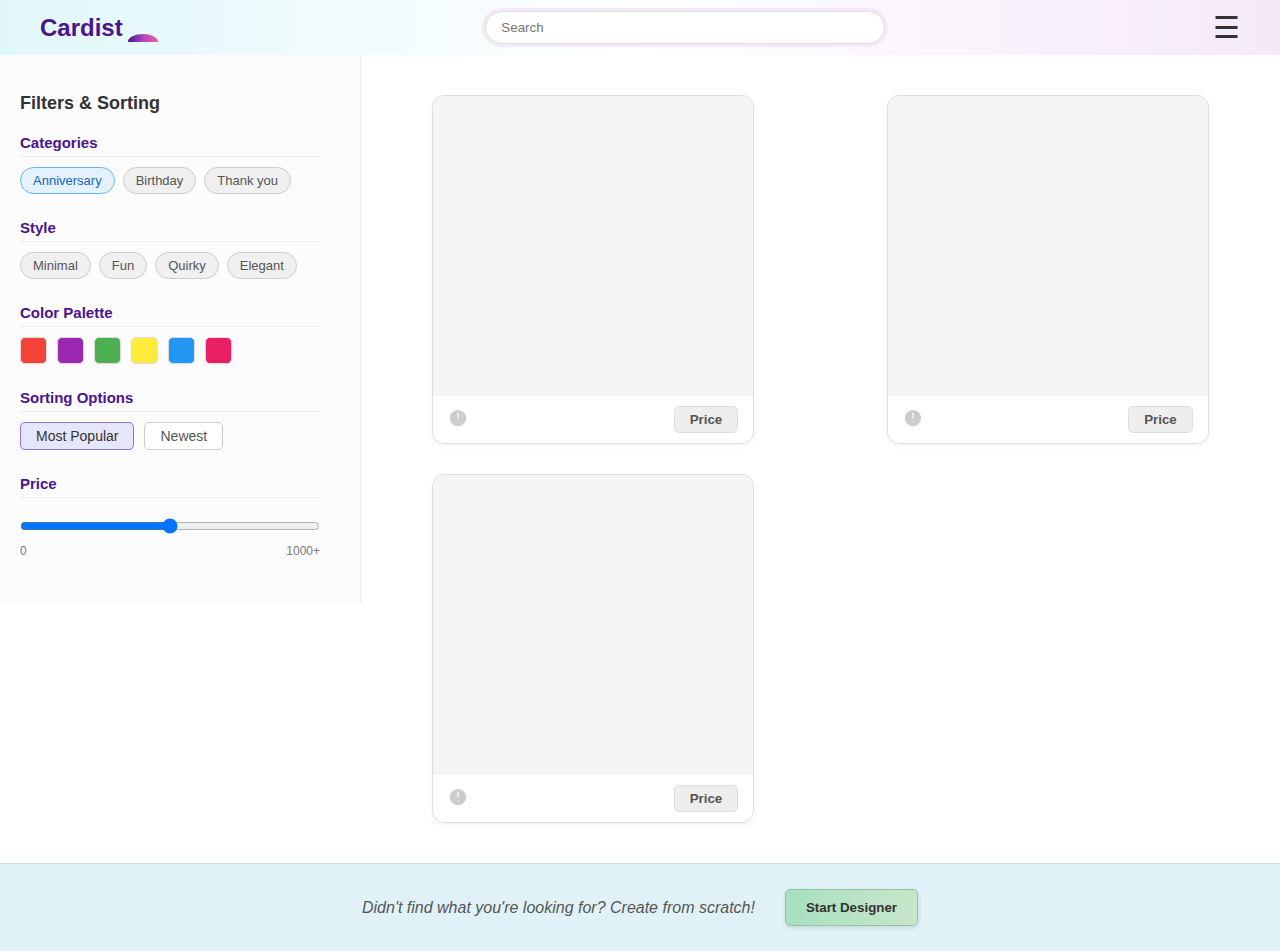
<file: browsing.html>
<!DOCTYPE html>
<html lang="en">
<head>
    <meta charset="UTF-8">
    <meta name="viewport" content="width=device-width, initial-scale=1.0">
    <title>Browse Cards</title>
    <link rel="stylesheet" href="browsing.css">
    
</head>
<body>
    <!-- HEADER SECTION (Reusing "Cardist" logo style from previous pages) -->
    <header class="header">
        <div class="logo-container">
            <h1 class="logo-text">Cardist</h1>
            <div class="logo-wave"></div>
        </div>
        
        <div class="search-bar-container">
            <input type="text" placeholder="Search" class="search-input">
        </div>
        
        <div class="menu-icon">
            &#9776; <!-- Hamburger menu icon -->
        </div>
    </header>

    <!-- MAIN PAGE LAYOUT -->
    <div class="main-layout">
        
        <!-- LEFT COLUMN: FILTERS & SORTING SIDEBAR -->
        <aside class="sidebar">
            <h3 class="filter-heading">Filters & Sorting</h3>

            <!-- 1. Categories Filter -->
            <section class="filter-group">
                <h4>Categories</h4>
                <div class="tag-group">
                    <button class="tag active">Anniversary</button>
                    <button class="tag">Birthday</button>
                    <button class="tag">Thank you</button>
                </div>
            </section>

            <!-- 2. Style Filter -->
            <section class="filter-group">
                <h4>Style</h4>
                <div class="tag-group">
                    <button class="tag">Minimal</button>
                    <button class="tag">Fun</button>
                    <button class="tag">Quirky</button>
                    <button class="tag">Elegant</button>
                </div>
            </section>

            <!-- 3. Color Palette Filter -->
            <section class="filter-group">
                <h4>Color Palette</h4>
                <div class="color-palette">
                    <span class="color-swatch red"></span>
                    <span class="color-swatch purple"></span>
                    <span class="color-swatch green"></span>
                    <span class="color-swatch yellow"></span>
                    <span class="color-swatch blue"></span>
                    <span class="color-swatch pink"></span>
                </div>
            </section>
            
            <!-- 4. Sorting Options -->
            <section class="filter-group">
                <h4>Sorting Options</h4>
                <div class="sort-options">
                    <button class="sort-btn active">Most Popular</button>
                    <button class="sort-btn">Newest</button>
                </div>
            </section>

            <!-- 5. Price Range Filter -->
            <section class="filter-group">
                <h4>Price</h4>
                <div class="price-range">
                    <input type="range" min="0" max="1000" value="500">
                    <div class="price-labels">
                        <span>0</span>
                        <span>1000+</span>
                    </div>
                </div>
            </section>
            
        </aside>

        <!-- RIGHT COLUMN: PRODUCT LISTING -->
        <main class="product-listing">
            
            <!-- PRODUCT CARD GRID -->
            <div class="product-grid">
                <!-- Single Product Card (Repeated 3 times for structure) -->
                <div class="product-card">
                    <div class="card-image-box">
                        <!-- Placeholder for Card Image/Design -->
                    </div>
                    <div class="card-footer">
                        <button class="like-button">
                            <svg xmlns="http://www.w3.org/2000/svg" viewBox="0 0 24 24" fill="currentColor" class="h-6 w-6">
                                <path fill-rule="evenodd" d="M12 2.25c-5.385 0-9.75 4.365-9.75 9.75s4.365 9.75 9.75 9.75 9.75-4.365 9.75-9.75S17.385 2.25 12 2.25ZM12.75 6a.75.75 0 0 0-1.5 0v6a.75.75 0 0 0 1.5 0V6Zm-.25 10.25a.75.75 0 0 1 .75-.75h.008a.75.75 0 0 1 .75.75v.008a.75.75 0 0 1-.75.75h-.008a.75.75 0 0 1-.75-.75v-.008Z" clip-rule="evenodd" />
                            </svg>
                        </button>
                        <button class="price-btn">Price</button>
                    </div>
                </div>
                <!-- Card 2 -->
                <div class="product-card">
                    <div class="card-image-box"></div>
                    <div class="card-footer">
                        <button class="like-button">
                            <svg xmlns="http://www.w3.org/2000/svg" viewBox="0 0 24 24" fill="currentColor" class="h-6 w-6">
                                <path fill-rule="evenodd" d="M12 2.25c-5.385 0-9.75 4.365-9.75 9.75s4.365 9.75 9.75 9.75 9.75-4.365 9.75-9.75S17.385 2.25 12 2.25ZM12.75 6a.75.75 0 0 0-1.5 0v6a.75.75 0 0 0 1.5 0V6Zm-.25 10.25a.75.75 0 0 1 .75-.75h.008a.75.75 0 0 1 .75.75v.008a.75.75 0 0 1-.75.75h-.008a.75.75 0 0 1-.75-.75v-.008Z" clip-rule="evenodd" />
                            </svg>
                        </button>
                        <button class="price-btn">Price</button>
                    </div>
                </div>
                <!-- Card 3 -->
                <div class="product-card">
                    <div class="card-image-box"></div>
                    <div class="card-footer">
                        <button class="like-button">
                            <svg xmlns="http://www.w3.org/2000/svg" viewBox="0 0 24 24" fill="currentColor" class="h-6 w-6">
                                <path fill-rule="evenodd" d="M12 2.25c-5.385 0-9.75 4.365-9.75 9.75s4.365 9.75 9.75 9.75 9.75-4.365 9.75-9.75S17.385 2.25 12 2.25ZM12.75 6a.75.75 0 0 0-1.5 0v6a.75.75 0 0 0 1.5 0V6Zm-.25 10.25a.75.75 0 0 1 .75-.75h.008a.75.75 0 0 1 .75.75v.008a.75.75 0 0 1-.75.75h-.008a.75.75 0 0 1-.75-.75v-.008Z" clip-rule="evenodd" />
                            </svg>
                        </button>
                        <button class="price-btn">Price</button>
                    </div>
                </div>
            </div>
        </main>
    </div>

    <!-- FOOTER BANNER -->
    <div class="footer-banner">
        <p>Didn't find what you're looking for? Create from scratch!</p>
        <button class="start-designer-btn">Start Designer</button>
    </div>

</body>
</html>
</file>
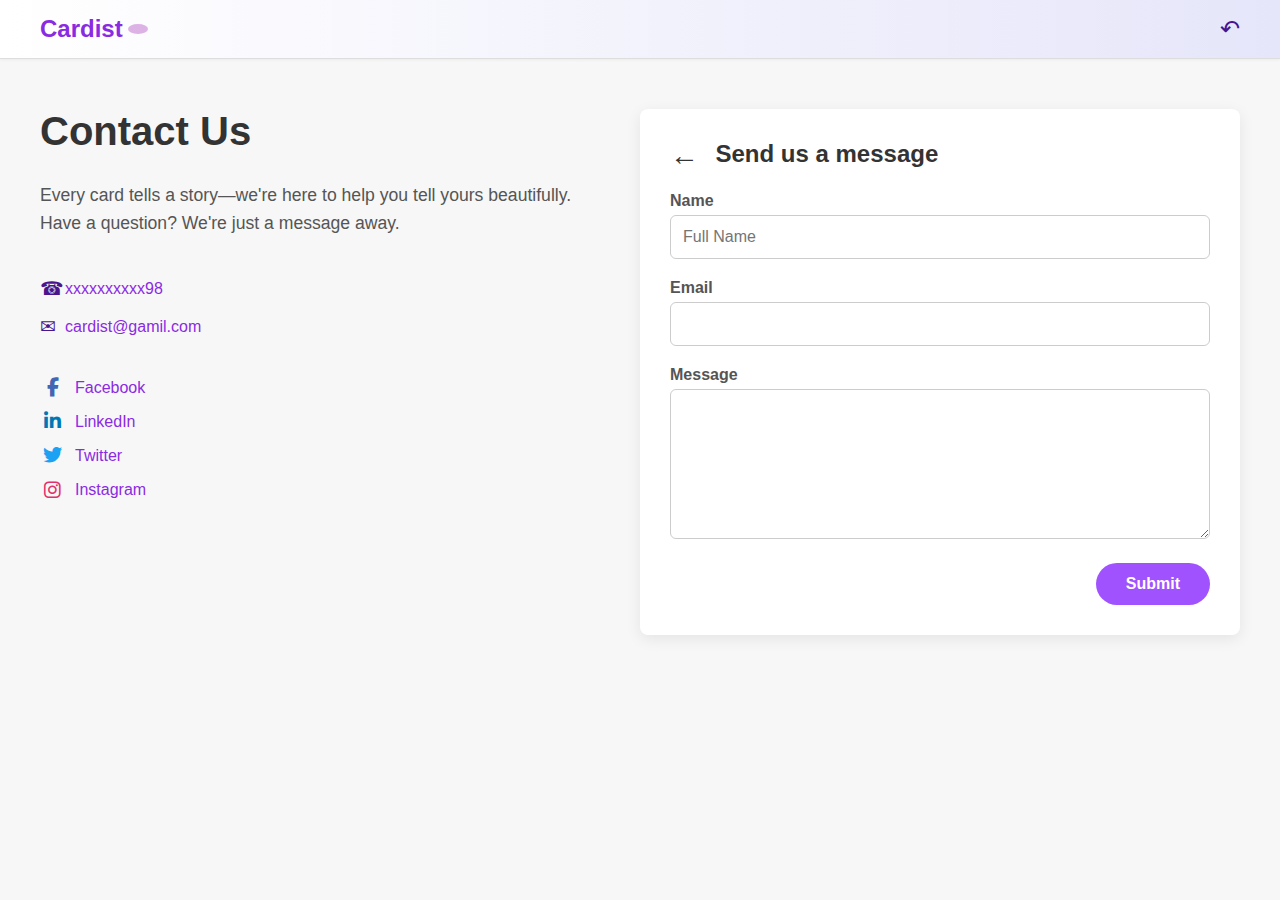
<file: Contact.html>
<!DOCTYPE html>
<html lang="en">
<head>
    <meta charset="UTF-8">
    <meta name="viewport" content="width=device-width, initial-scale=1.0">
    <title>Contact Us - Cardist</title>
    <link rel="stylesheet" href="Contact.css">

    <link rel="stylesheet" href="https://cdnjs.cloudflare.com/ajax/libs/font-awesome/6.5.2/css/all.min.css">
    </head>
<body>

    <header class="contact-header">
        <div class="logo">Cardist<span class="logo-pulse"></span></div>
        <div class="header-controls">
            <span class="back-arrow">&#x21B6;</span>
        </div>
    </header>

    <div class="contact-container">
        
        <div class="contact-info">
            <h1 class="page-title">Contact Us</h1>
            <p class="tagline">
                Every card tells a story—we're here to help you tell yours beautifully. 
                Have a question? We're just a message away.
            </p>

            <ul class="contact-details">
                <li>
                    <span class="icon">&#9742;</span> 
                    <a href="tel:xxxxxxxxxx98">xxxxxxxxxx98</a>
                </li>
                <li>
                    <span class="icon">&#9993;</span> 
                    <a href="mailto:cardist@gamil.com">cardist@gamil.com</a>
                </li>
            </ul>

            <ul class="social-links">
                <li><i class="fab fa-facebook-f social-icon facebook"></i>
                    <a href="#" class="social-link">Facebook</a></li>
                <li><i class="fab fa-linkedin-in social-icon linkedin"></i>
                    <a href="#" class="social-link">LinkedIn</a></li>
                <li><i class="fab fa-twitter social-icon twitter"></i>
                    <a href="#" class="social-link">Twitter</a></li>
                <li><i class="fab fa-instagram social-icon instagram"></i>
                    <a href="#" class="social-link">Instagram</a></li>
            </ul>
        </div>

        <div class="contact-form-wrapper">
            <h2 class="form-heading">
                <span class="form-back-arrow">&leftarrow;</span> 
                Send us a message
            </h2>
            
            <form class="contact-form">
                <div class="input-group">
                    <label for="name">Name</label>
                    <input type="text" id="name" name="name" placeholder="Full Name">
                </div>
                
                <div class="input-group">
                    <label for="email">Email</label>
                    <input type="email" id="email" name="email">
                </div>
                
                <div class="input-group">
                    <label for="message">Message</label>
                    <textarea id="message" name="message"></textarea>
                </div>
                
                <button type="submit" class="submit-btn">Submit</button>
            </form>
        </div>
    </div>

</body>
</html>
</file>
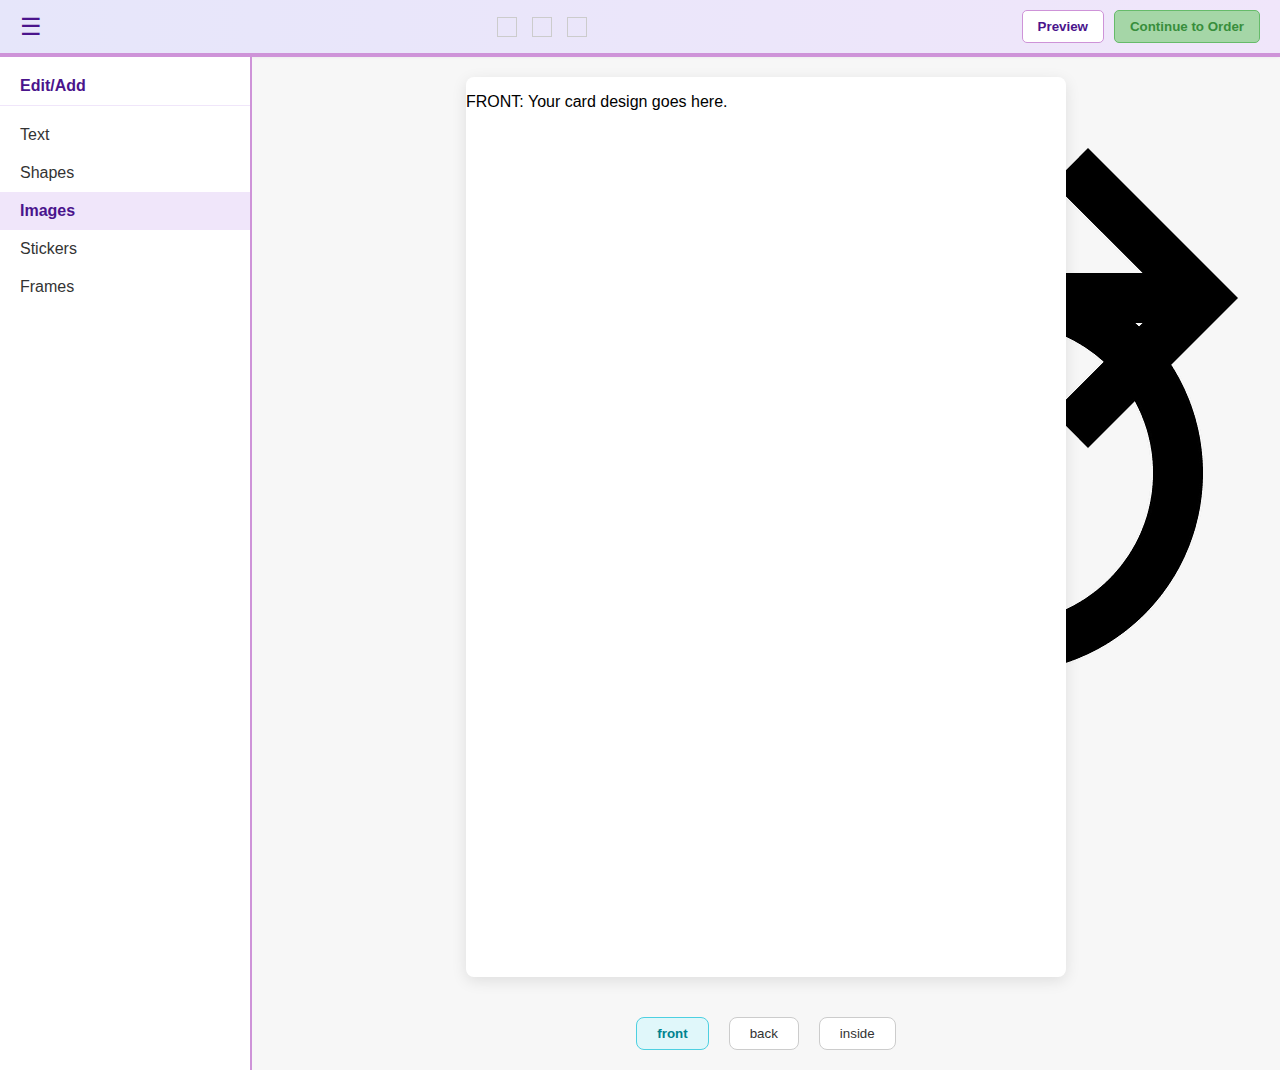
<file: customization.html>
<!DOCTYPE html>
<html lang="en">
<head>
    <meta charset="UTF-8">
    <meta name="viewport" content="width=device-width, initial-scale=1.0">
    <title>Customization Workplace</title>
    <link rel="stylesheet" href="customization.css">
</head>
<body>
    
    <!-- 1. TOP HEADER/NAV BAR -->
    <header class="editor-header">
        <div class="header-left">
            <span class="menu-icon">&#9776;</span>
        </div>
        
        <div class="header-center">
            <button class="icon-btn"><img src="Images/undo.png" alt="Undo" title="Undo"></button>
            <button class="icon-btn"><img src="Images/redo.png" alt="Redo" title="Redo"></button>
            <button class="icon-btn"><img src="Images/Save.png" alt="Save" title="Save"></button>
        </div>
        
        <div class="header-right">
            <button class="preview-btn">Preview</button>
            <button class="continue-btn">Continue to Order</button>
        </div>
    </header>

    <!-- 2. MAIN LAYOUT (Sidebar and Content) -->
    <div class="main-workspace">
        
        <!-- LEFT SIDEBAR: Editing Options -->
        <aside class="sidebar">
            <h3 class="sidebar-heading">Edit/Add</h3>
            <ul class="edit-options">
                <li>Text</li>
                <li>Shapes</li>
                <li>Images</li>
                <li>Stickers</li>
                <li>Frames</li>
            </ul>
        </aside>

        <!-- MAIN CONTENT: Card Area -->
        <main class="card-area">
            
            <!-- Card Placeholder Area -->
            <div id="card-placeholder-wrapper" class="card-placeholder-wrapper">
                
                <!-- Card View 1: FRONT -->
                <div id="card-front" class="card-placeholder active">
                    <p>FRONT: Your card design goes here.</p>
                </div>

                <!-- Card View 2: BACK (Initially hidden) -->
                <div id="card-back" class="card-placeholder">
                    <div class="back-content">
                        <div class="photo-placeholder">
                            <p>Add photo<br>(optional)</p>
                        </div>
                        <p class="text-placeholder">Enter text...</p>
                    </div>
                </div>

                <!-- Card View 3: INSIDE (Initially hidden) -->
                <div id="card-inside" class="card-placeholder">
                    <div class="inside-spread">
                        <div class="inside-page left-page">
                            <p>Left Page Content</p>
                        </div>
                        <div class="inside-page right-page">
                            <p class="text-placeholder">Enter text...</p>
                        </div>
                    </div>
                </div>

            </div>
            
            <!-- Bottom Navigation for Card Sides -->
            <div class="card-nav">
                <button id="nav-front" class="nav-btn active" data-view="front">front</button>
                <button id="nav-back" class="nav-btn" data-view="back">back</button>
                <button id="nav-inside" class="nav-btn" data-view="inside">inside</button>
            </div>
        </main>
    </div>

    <!-- Link to the JavaScript file -->
    <script src="customization.js"></script>
</body>
</html>
</file>
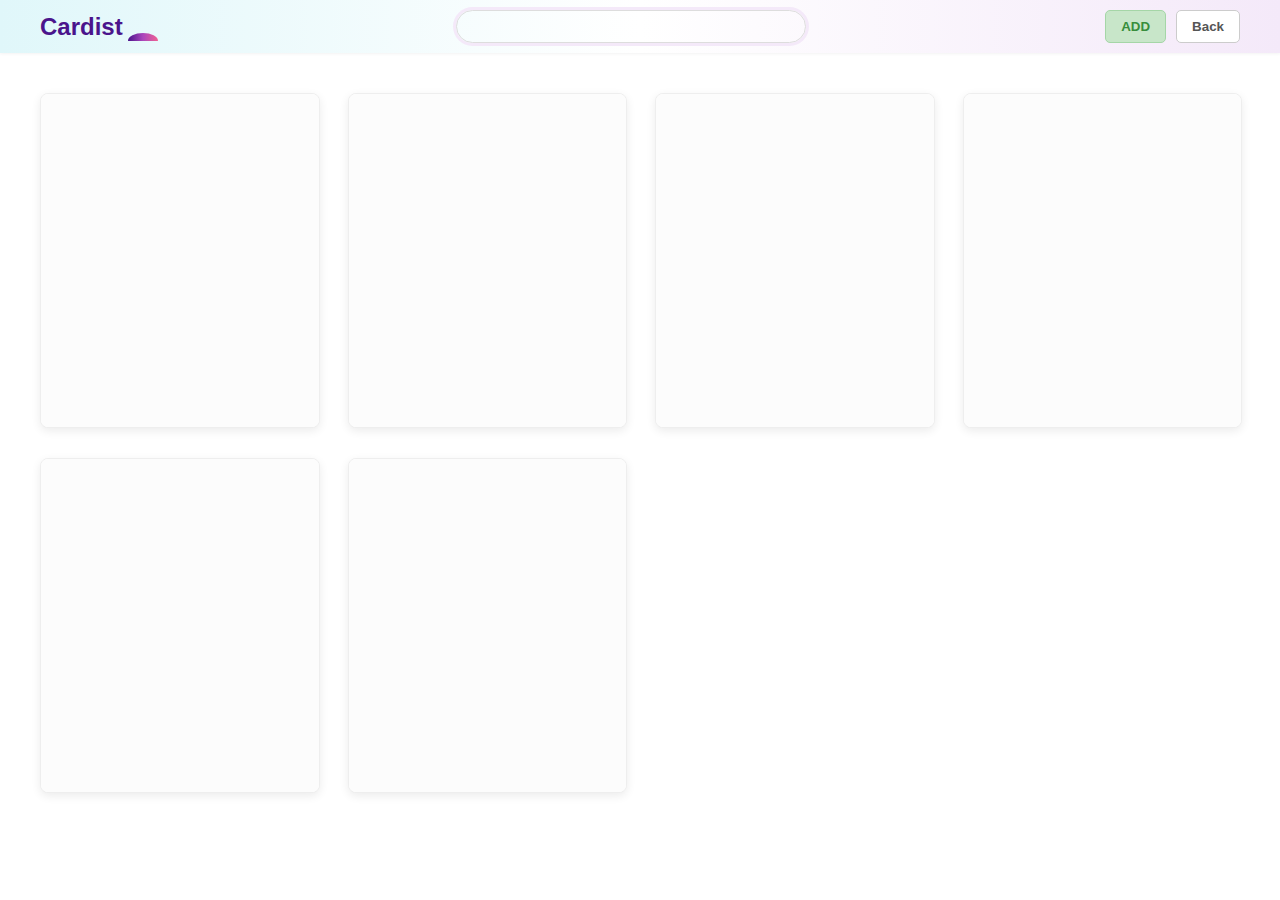
<file: flower_browsing.html>
<!DOCTYPE html>
<html lang="en">
<head>
    <meta charset="UTF-8">
    <meta name="viewport" content="width=device-width, initial-scale=1.0">
    <title>Flower Browsing</title>
    <link rel="stylesheet" href="flower_browsing.css">
</head>
<body>
    
    <header class="header">
        <div class="logo-container">
            <h1 class="logo-text">Cardist</h1>
            <div class="logo-wave"></div>
        </div>
        
        <div class="search-bar-container">
            <input type="text" placeholder="" class="search-input">
        </div>
        
        <div class="header-actions">
            <button class="add-btn">ADD</button>
            <button class="back-btn">Back</button>
        </div>
    </header>

    <div class="product-grid-container">
        <div class="product-grid">
            
            <div class="product-card">
                <div class="card-image-box">
                    </div>
            </div>
            <div class="product-card">
                <div class="card-image-box"></div>
            </div>
            <div class="product-card">
                <div class="card-image-box"></div>
            </div>
            <div class="product-card">
                <div class="card-image-box"></div>
            </div>
            <div class="product-card">
                <div class="card-image-box"></div>
            </div>
            <div class="product-card">
                <div class="card-image-box"></div>
            </div>
            
        </div>
    </div>

</body>
</html>
</file>
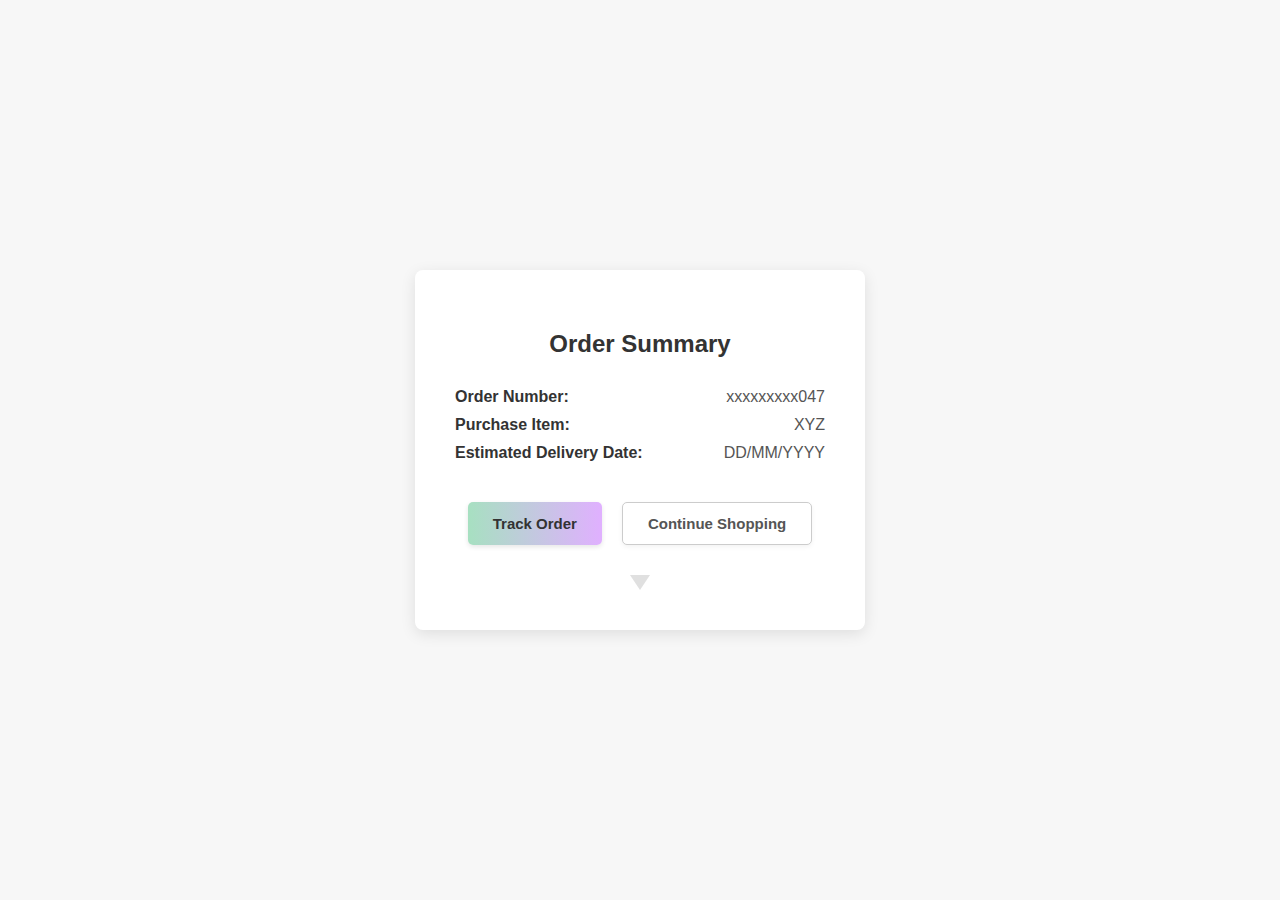
<file: order_summary.html>
<!DOCTYPE html>
<html lang="en">
<head>
    <meta charset="UTF-8">
    <meta name="viewport" content="width=device-width, initial-scale=1.0">
    <title>Order Summary</title>
    <link rel="stylesheet" href="order_summary.css">
</head>
<body>
    <div class="order-summary-container">
        <h2 class="summary-title">Order Summary</h2>
        
        <div class="summary-details">
            <div class="detail-row">
                <span class="label">Order Number:</span>
                <span class="value">xxxxxxxxx047</span>
            </div>
            <div class="detail-row">
                <span class="label">Purchase Item:</span>
                <span class="value">XYZ</span>
            </div>
            <div class="detail-row">
                <span class="label">Estimated Delivery Date:</span>
                <span class="value">DD/MM/YYYY</span>
            </div>
        </div>

        <div class="summary-actions">
            <button class="track-order-btn">Track Order</button>
            <button class="continue-shopping-btn">Continue Shopping</button>
        </div>
        <div class="bottom-triangle"></div>
    </div>
</body>
</html>
</file>
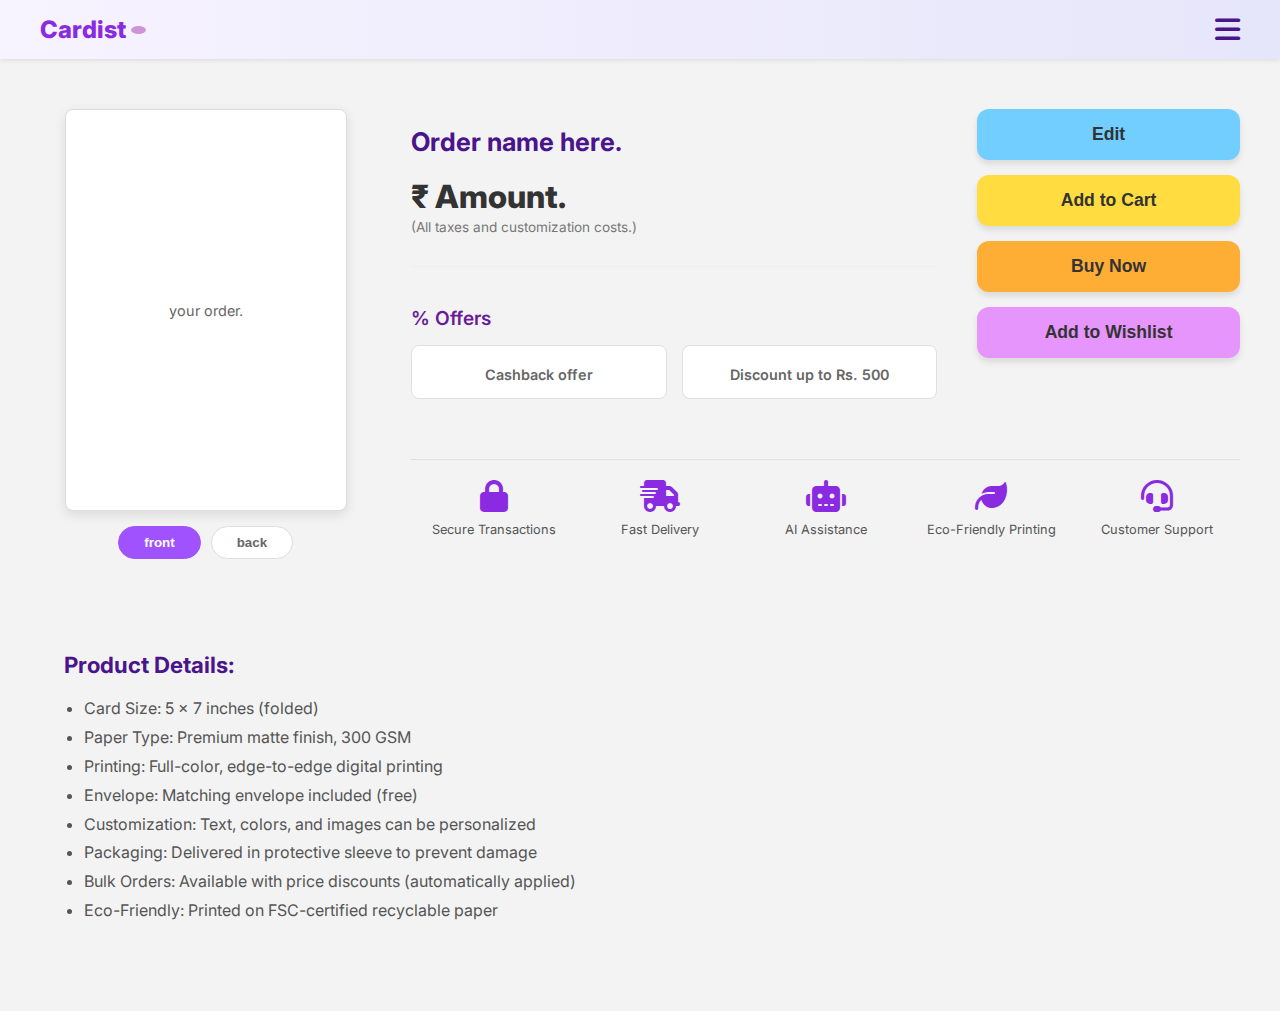
<file: ordr.html>
<!DOCTYPE html>
<html lang="en">
<head>
    <meta charset="UTF-8">
    <meta name="viewport" content="width=device-width, initial-scale=1.0">
    <title>Cardist - Order Review</title>
    <link rel="stylesheet" href="order.css">
    <link rel="stylesheet" href="https://cdnjs.cloudflare.com/ajax/libs/font-awesome/6.5.2/css/all.min.css">
</head>
<body>

    <header class="header">
        <div class="logo">Cardist<span class="logo-pulse"></span></div>
        <i class="fas fa-bars menu-icon"></i>
    </header>

    <div class="order-container">
        
        <div class="card-preview-section">
            <div class="card-frame">
                your order.
            </div>
            <div class="view-buttons">
                <button class="view-btn active">front</button>
                <button class="view-btn">back</button>
            </div>
        </div>

        <div class="order-details-section">
            
            <div class="order-main-content">
                
                <div class="order-info">
                    <h1 class="order-title">Order name here.</h1>
                    
                    <div class="amount-box">
                        <h2>₹ Amount.</h2>
                        <small>(All taxes and customization costs.)</small>
                    </div>

                    <div class="offers-section">
                        <h3>% Offers</h3>
                        <div class="offers-grid">
                            <div class="offer-card">
                                <p>Cashback offer</p>
                            </div>
                            <div class="offer-card">
                                <p>Discount up to Rs. 500</p>
                            </div>
                        </div>
                    </div>
                </div>

                <div class="action-buttons">
                    <button class="action-btn btn-edit">Edit</button>
                    <button class="action-btn btn-cart">Add to Cart</button>
                    <button class="action-btn btn-buy">Buy Now</button>
                    <button class="action-btn btn-wishlist">Add to Wishlist</button>
                </div>
            </div>
            
            <div class="security-section">
                <div class="security-item">
                    <i class="fas fa-lock"></i>
                    <span>Secure Transactions</span>
                </div>
                <div class="security-item">
                    <i class="fas fa-truck-fast"></i>
                    <span>Fast Delivery</span>
                </div>
                <div class="security-item">
                    <i class="fas fa-robot"></i>
                    <span>AI Assistance</span>
                </div>
                <div class="security-item">
                    <i class="fas fa-leaf"></i>
                    <span>Eco-Friendly Printing</span>
                </div>
                <div class="security-item">
                    <i class="fas fa-headset"></i>
                    <span>Customer Support</span>
                </div>
            </div>
        </div>
    </div>
    
    <div class="product-details-section">
        <h3>Product Details:</h3>
        <ul>
            <li>Card Size: 5 x 7 inches (folded)</li>
            <li>Paper Type: Premium matte finish, 300 GSM</li>
            <li>Printing: Full-color, edge-to-edge digital printing</li>
            <li>Envelope: Matching envelope included (free)</li>
            <li>Customization: Text, colors, and images can be personalized</li>
            <li>Packaging: Delivered in protective sleeve to prevent damage</li>
            <li>Bulk Orders: Available with price discounts (automatically applied)</li>
            <li>Eco-Friendly: Printed on FSC-certified recyclable paper</li>
        </ul>
    </div>

</body>
</html>
</file>
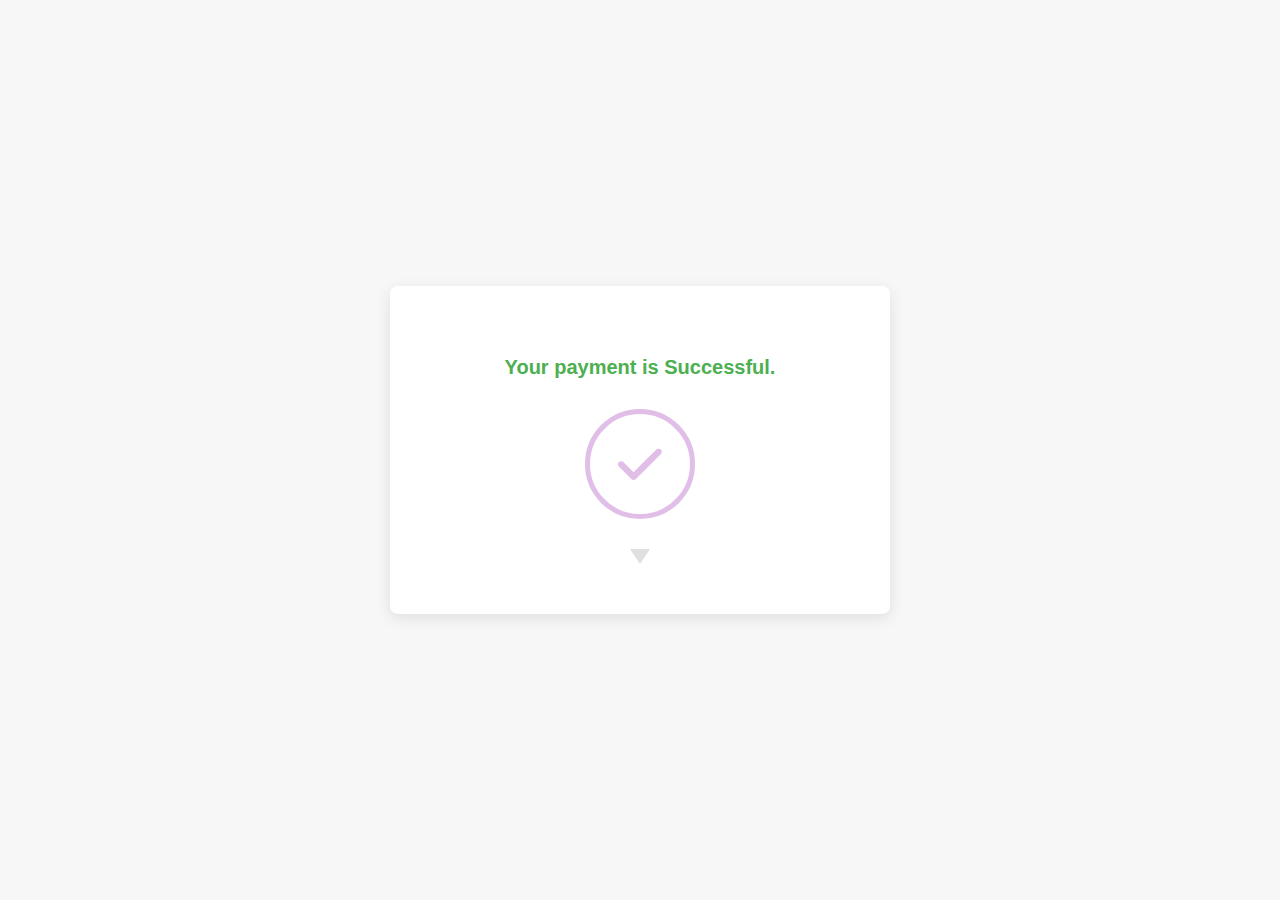
<file: pay_confirm.html>
<!DOCTYPE html>
<html lang="en">
<head>
    <meta charset="UTF-8">
    <meta name="viewport" content="width=device-width, initial-scale=1.0">
    <title>Payment Successful</title>
    <link rel="stylesheet" href="pay_confirm.css">
    <link rel="stylesheet" href="https://cdnjs.cloudflare.com/ajax/libs/font-awesome/6.0.0-beta3/css/all.min.css">
</head>
<body>
    <div class="confirmation-container">
        <p class="success-message">Your payment is Successful.</p>
        <div class="checkmark-circle">
            <i class="fas fa-check"></i>
        </div>
        <div class="bottom-triangle"></div>
    </div>
</body>
</html>
</file>
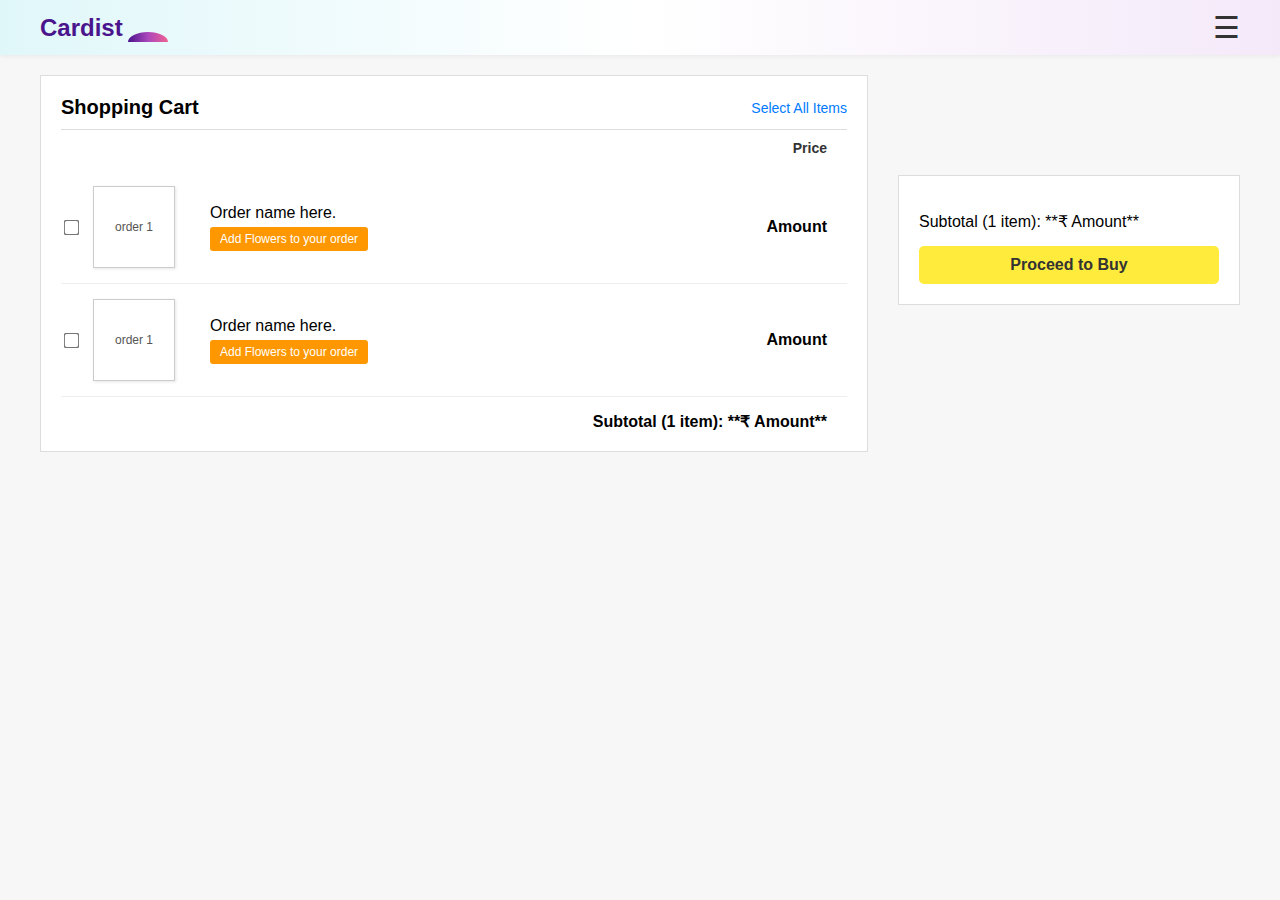
<file: shopping_cart.html>
<!DOCTYPE html>
<html lang="en">
<head>
    <meta charset="UTF-8">
    <meta name="viewport" content="width=device-width, initial-scale=1.0">
    <title>Shopping Cart</title>
    <link rel="stylesheet" href="shopping_cart.css"> 
</head>
<body>
    
    <header class="header">
        <div class="logo-container">
            <h1 class="logo-text">Cardist</h1>
            <div class="logo-wave"></div>
        </div>
        <div class="menu-icon">
            &#9776; </div>
    </header>

    <div class="main-container">
        <div class="cart-items-container">
            <div class="cart-title-area">
                <h2>Shopping Cart</h2>
                <a href="#" class="select-all">Select All Items</a>
            </div>
            <div class="price-header">Price</div>

            <div class="cart-item">
                <div class="item-left">
                    <input type="checkbox" id="order1-item1">
                    <div class="product-image-box">
                        <span class="product-label">order 1</span>
                    </div>
                </div>
                <div class="item-details">
                    <p class="order-name">Order name here.</p>
                    <button class="add-flowers-btn">Add Flowers to your order</button>
                </div>
                <div class="item-amount">
                    Amount
                </div>
            </div>
            <div class="cart-item">
                <div class="item-left">
                    <input type="checkbox" id="order1-item2">
                    <div class="product-image-box">
                        <span class="product-label">order 1</span>
                    </div>
                </div>
                <div class="item-details">
                    <p class="order-name">Order name here.</p>
                    <button class="add-flowers-btn">Add Flowers to your order</button>
                </div>
                <div class="item-amount">
                    Amount
                </div>
            </div>
            
            <div class="cart-subtotal-footer">
                Subtotal (1 item): **₹ Amount**
            </div>

        </div>

        <div class="summary-sidebar">
            <p>Subtotal (1 item): **₹ Amount**</p>
            <button class="proceed-btn">Proceed to Buy</button>
        </div>
    </div>

</body>
</html>
</file>
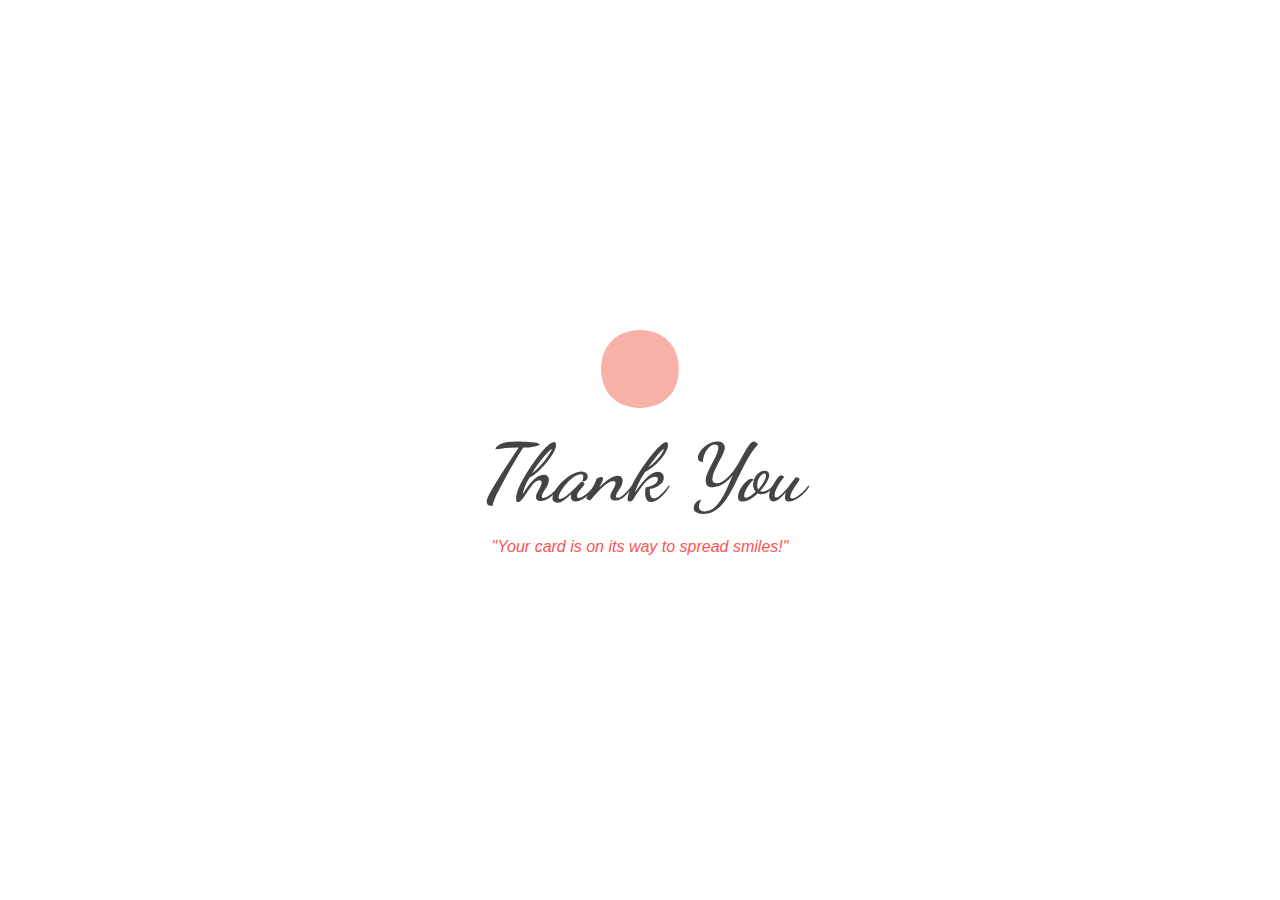
<file: thankyou.html>
<!DOCTYPE html>
<html lang="en">
<head>
    <meta charset="UTF-8">
    <meta name="viewport" content="width=device-width, initial-scale=1.0">
    <title>Thank You</title>
    <link href="https://fonts.googleapis.com/css2?family=Dancing+Script:wght@400..700&display=swap" rel="stylesheet">
    <link rel="stylesheet" href="thankyou.css">
</head>
<body>
    <div class="thankyou-container">
        <div class="butterfly-placeholder">
            <svg class="butterfly-icon" viewBox="0 0 100 100" fill="none" xmlns="http://www.w3.org/2000/svg">
                <path d="M50 0C25 0 0 25 0 50C0 75 25 100 50 100C75 100 100 75 100 50C100 25 75 0 50 0Z" fill="#F8B1A8"/>
                <path d="M50 0L40 40H60L50 0ZM50 100L40 60H60L50 100ZM0 50L40 40V60L0 50ZM100 50L60 40V60L100 50Z" fill="#F8B1A8"/>
            </svg>
        </div>
        
        <h1 class="main-message">Thank You</h1>
        
        <p class="tagline">"Your card is on its way to spread smiles!"</p>
    </div>
</body>
</html>
</file>
<file: order_summary.css>
body {
    font-family: Arial, sans-serif;
    margin: 0;
    padding: 0;
    background-color: #f7f7f7; /* Light background for the body */
    display: flex;
    justify-content: center; /* Center horizontally */
    align-items: center;    /* Center vertically */
    min-height: 100vh;      /* Take full viewport height */
}

.order-summary-container {
    background-color: #ffffff;
    padding: 40px;
    border-radius: 8px;
    box-shadow: 0 4px 15px rgba(0, 0, 0, 0.1); /* Subtle shadow */
    text-align: center;
    max-width: 450px; /* Limit width for a cleaner look */
    width: 100%;
    box-sizing: border-box; /* Include padding in width calculation */
}

.summary-title {
    font-size: 24px;
    font-weight: 600;
    color: #333;
    margin-bottom: 30px;
}

.summary-details {
    text-align: left; /* Align text within details section to left */
    margin-bottom: 40px;
}

.detail-row {
    display: flex;
    justify-content: space-between; /* Space labels and values */
    margin-bottom: 10px;
    font-size: 16px;
    color: #555;
}

.detail-row .label {
    font-weight: bold;
    color: #333;
    margin-right: 15px; /* Space between label and value */
}

.detail-row .value {
    text-align: right; /* Align values to the right */
    flex-grow: 1; /* Allow value to take remaining space */
}

.summary-actions {
    display: flex;
    justify-content: center; /* Center the buttons */
    gap: 20px; /* Space between buttons */
    margin-bottom: 20px;
}

.track-order-btn,
.continue-shopping-btn {
    padding: 12px 25px;
    border-radius: 5px;
    font-weight: bold;
    font-size: 15px;
    cursor: pointer;
    transition: all 0.2s ease;
}

.track-order-btn {
    background: linear-gradient(to right, #a7e0c1, #e0b0ff); /* Green-purple gradient */
    color: #333;
    border: none;
    box-shadow: 0 2px 5px rgba(0, 0, 0, 0.1);
}

.track-order-btn:hover {
    opacity: 0.9;
    box-shadow: 0 4px 10px rgba(0, 0, 0, 0.15);
}

.continue-shopping-btn {
    background-color: #ffffff;
    color: #555;
    border: 1px solid #ccc;
    box-shadow: 0 2px 5px rgba(0, 0, 0, 0.05);
}

.continue-shopping-btn:hover {
    background-color: #f0f0f0;
    border-color: #bbb;
}

.bottom-triangle {
    width: 0;
    height: 0;
    border-left: 10px solid transparent;
    border-right: 10px solid transparent;
    border-top: 15px solid #e0e0e0; /* Gray triangle */
    margin: 0 auto; /* Center the triangle */
    margin-top: 30px; /* Space between buttons and triangle */
}
</file>
<file: order.css>
@import url('https://fonts.googleapis.com/css2?family=Inter:wght@100..900&display=swap');

/* Global Styles */
body {
    font-family: 'Inter', sans-serif;
    background-color: #f3f3f3;
    margin: 0;
    padding: 0;
    color: #333;
}

/* Header Styling */
.header {
    display: flex;
    justify-content: space-between;
    align-items: center;
    padding: 15px 40px;
    background: linear-gradient(90deg, #f7f3ff 0%, #e6e6fa 100%);
    box-shadow: 0 1px 5px rgba(0, 0, 0, 0.1);
}
.logo {
    font-size: 1.5rem;
    font-weight: 800;
    color: #8a2be2; /* Violet */
    display: flex;
    align-items: center;
}
.logo-pulse { /* Simple graphic placeholder */
    width: 15px;
    height: 8px;
    margin-left: 5px;
    background-color: #ce93d8;
    border-radius: 50%;
    animation: pulse 1.5s infinite;
}
@keyframes pulse {
    0% { transform: scale(0.8); opacity: 0.7; }
    50% { transform: scale(1.1); opacity: 1; }
    100% { transform: scale(0.8); opacity: 0.7; }
}
.menu-icon {
    font-size: 1.8rem;
    cursor: pointer;
    color: #4a148c;
}

/* Main Layout */
.order-container {
    display: flex;
    max-width: 1200px;
    margin: 50px auto;
    gap: 40px;
    padding: 0 20px;
}

/* Card Preview (Left Column) */
.card-preview-section {
    flex: 1.2;
    display: flex;
    flex-direction: column;
    align-items: center;
}
.card-frame {
    width: 280px;
    height: 400px;
    background-color: #fff;
    border: 1px solid #ddd;
    border-radius: 8px;
    box-shadow: 0 4px 12px rgba(0, 0, 0, 0.1);
    display: flex;
    justify-content: center;
    align-items: center;
    font-size: 0.9rem;
    color: #666;
    margin-bottom: 15px;
}
.view-buttons {
    display: flex;
    gap: 10px;
}
.view-btn {
    padding: 8px 25px;
    border: 1px solid #ddd;
    border-radius: 20px;
    background-color: #fff;
    cursor: pointer;
    font-weight: 600;
    color: #666;
    transition: background-color 0.2s, border-color 0.2s;
}
.view-btn:hover {
    border-color: #a052ff;
}
.view-btn.active {
    background-color: #a052ff;
    color: #fff;
    border-color: #a052ff;
}

/* Order Details & Actions (Middle and Right Columns Combined) */
.order-details-section {
    flex: 3;
    display: flex;
    flex-direction: column;
    gap: 30px;
}

.order-main-content {
    display: flex;
    gap: 40px;
}

/* Middle Column (Order Info) */
.order-info {
    flex: 2;
}
.order-title {
    font-size: 1.6rem;
    font-weight: 700;
    margin-bottom: 20px;
    color: #4a148c;
}
.amount-box {
    margin-bottom: 30px;
}
.amount-box h2 {
    font-size: 2rem;
    font-weight: 800;
    margin: 0;
    color: #333;
}
.amount-box small {
    color: #777;
    font-size: 0.85rem;
}

.offers-section {
    border-top: 1px solid #eee;
    padding-top: 20px;
}
.offers-section h3 {
    font-size: 1.2rem;
    font-weight: 600;
    color: #6a1b9a;
    margin-bottom: 15px;
}
.offers-grid {
    display: flex;
    gap: 15px;
}
.offer-card {
    flex: 1;
    padding: 15px;
    background-color: #fff;
    border: 1px solid #e0e0e0;
    border-radius: 8px;
    text-align: center;
    cursor: pointer;
    transition: box-shadow 0.2s;
}
.offer-card:hover {
    box-shadow: 0 2px 8px rgba(0, 0, 0, 0.08);
}
.offer-card p {
    margin: 5px 0 0 0;
    font-size: 0.9rem;
    font-weight: 600;
    color: #666;
}

/* Right Column (Action Buttons) */
.action-buttons {
    flex: 1;
    display: flex;
    flex-direction: column;
    gap: 15px;
}
.action-btn {
    padding: 15px;
    border: none;
    border-radius: 12px;
    font-size: 1.1rem;
    font-weight: bold;
    color: #333;
    cursor: pointer;
    box-shadow: 0 4px 6px rgba(0, 0, 0, 0.1);
    transition: transform 0.1s, box-shadow 0.1s, background-color 0.2s;
}
.action-btn:hover {
    transform: translateY(-2px);
    box-shadow: 0 6px 8px rgba(0, 0, 0, 0.15);
}

.btn-edit {
    background-color: #72ceff;
}
.btn-edit:hover {
    background-color: #8addf9;
}

.btn-cart {
    background-color: #ffdc3f;
}    
.btn-cart:hover {
    background-color: #fdef72;
}

.btn-buy {
    background-color: #ffae35;
}
.btn-buy:hover {
    background-color: #ffc146;
}

.btn-wishlist {
    background-color: #e595fb;
}
.btn-wishlist:hover {
    background-color: #fdadf4;
}

/* Security Icons Section */
.security-section {
    display: flex;
    justify-content: space-between;
    align-items: flex-start;
    text-align: center;
    margin-top: 30px;
    padding: 20px 0;
    border-top: 1px solid #e0e0e0;
}
.security-item {
    display: flex;
    flex-direction: column;
    align-items: center;
    flex: 1;
    padding: 0 10px;
}
.security-item i {
    font-size: 2rem;
    color: #8a2be2;
    margin-bottom: 10px;
}
.security-item span {
    font-size: 0.8rem;
    color: #555;
    line-height: 1.3;
}

/* Product Details */
.product-details-section {
    max-width: 90%;
    margin: 50px auto;
    padding: 20px 0;
}
.product-details-section h3 {
    font-size: 1.4rem;
    font-weight: 700;
    color: #4a148c;
    margin-bottom: 15px;
}
.product-details-section ul {
    list-style: disc;
    padding-left: 20px;
    line-height: 1.8;
    color: #555;
    font-size: 1rem;
}

/* Responsive Adjustments */
@media (max-width: 950px) {
    .order-container {
        flex-direction: column;
        margin: 30px auto;
    }
    .order-main-content {
        flex-direction: column;
    }
    .order-info {
        order: 2; /* Move info below action buttons on mobile */
    }
    .action-buttons {
        order: 1;
        flex-direction: row;
        flex-wrap: wrap;
    }
    .action-btn {
        flex: 1 1 45%; /* Two buttons per row */
    }
    .security-section {
        flex-wrap: wrap;
        justify-content: space-around;
    }
    .security-item {
        flex: 0 0 30%; /* Three icons per row */
        margin-bottom: 20px;
    }
}
@media (max-width: 600px) {
    .header {
        padding: 10px 20px;
    }
    .order-container {
        padding: 0 10px;
    }
    .card-frame {
        width: 250px;
        height: 350px;
    }
    .action-btn {
        flex: 1 1 100%; /* Full width buttons on small phones */
    }
    .security-item {
        flex: 0 0 45%; /* Two icons per row */
    }
}
</file>
<file: pay_confirm.css>
body {
    font-family: Arial, sans-serif;
    margin: 0;
    padding: 0;
    background-color: #f7f7f7; /* Light background for the body */
    display: flex;
    justify-content: center; /* Center horizontally */
    align-items: center;    /* Center vertically */
    min-height: 100vh;      /* Take full viewport height */
}

.confirmation-container {
    background-color: #ffffff;
    padding: 50px;
    border-radius: 8px;
    box-shadow: 0 4px 15px rgba(0, 0, 0, 0.1); /* Subtle shadow */
    text-align: center;
    max-width: 400px; /* Limit width for a cleaner look */
    width: 100%;
}

.success-message {
    color: #4CAF50; /* Green color for success */
    font-size: 20px;
    font-weight: bold;
    margin-bottom: 30px;
}

.checkmark-circle {
    width: 100px;
    height: 100px;
    border: 5px solid #E1BEE7; /* Light purple border */
    border-radius: 50%;
    display: flex;
    justify-content: center;
    align-items: center;
    margin: 0 auto 30px auto; /* Center the circle and add space below */
}

.checkmark-circle .fas.fa-check {
    color: #E1BEE7; /* Light purple checkmark */
    font-size: 50px;
    font-weight: 900; /* Makes the checkmark bolder */
}

.bottom-triangle {
    width: 0;
    height: 0;
    border-left: 10px solid transparent;
    border-right: 10px solid transparent;
    border-top: 15px solid #e0e0e0; /* Gray triangle */
    margin: 0 auto; /* Center the triangle */
    margin-top: 20px; /* Space between circle and triangle */
}
</file>
<file: thankyou.css>
/* Note: You might need to import a custom font to perfectly match the "Thank You" script */

body {
    font-family: sans-serif; /* Fallback font */
    margin: 0;
    padding: 0;
    background-color: #ffffff;
    display: flex;
    justify-content: center; /* Center horizontally */
    align-items: center;    /* Center vertically */
    min-height: 100vh;      /* Take full viewport height */
}

.thankyou-container {
    text-align: center;
    padding: 50px;
}

/* Butterfly Styling */
.butterfly-placeholder {
    margin-bottom: 20px;
}

.butterfly-icon {
    width: 80px; /* Adjust size as needed */
    height: 80px;
    /* The pink color matching the image */
    fill: #F8B1A8; 
    transform: rotate(45deg); /* Simple rotation for a butterfly-like angle */
}

/* Main "Thank You" Message */
.main-message {
    /* The font is highly stylized (script/calligraphy). 
       You need to replace 'Custom Script Font' with a font you link 
       (e.g., from Google Fonts like 'Satisfy' or 'Tangerine')
    */
    font-family: 'Dancing Script', cursive; 
    font-size: 80px;
    font-weight: 600; /* Script fonts are often light */
    color: #444; /* Dark gray color */
    margin: 0;
    padding: 0;
    line-height: 1;
    /* Fallback style for the cursive look */
    font-style: italic; 
}

/* Tagline */
.tagline {
    font-size: 16px;
    color: #ff5252; /* Reddish-pink color */
    margin-top: 25px;
    font-style: italic;
}
</file>
<file: browsing.css>
/* --- Global Styles & Reset --- */
body {
    font-family: Arial, sans-serif;
    margin: 0;
    padding: 0;
    background-color: #ffffff; 
}

/* --- 1. HEADER STYLES (Reused from Shopping Cart) --- */
.header {
    display: flex;
    justify-content: space-between;
    align-items: center;
    padding: 10px 40px;
    background: linear-gradient(to right, #e0f7fa 0%, #ffffff 50%, #f4e9f9 100%);
    box-shadow: 0 1px 3px rgba(0, 0, 0, 0.05);
}

.logo-container {
    display: flex;
    align-items: flex-end;
}

.logo-text {
    font-size: 24px;
    font-weight: bold;
    color: #4a148c; 
    margin: 0;
    padding-right: 5px;
}

.logo-wave {
    width: 30px; /* Slightly smaller wave */
    height: 8px;
    background: linear-gradient(to right, #4a148c, #ab47bc, #f06292); 
    border-radius: 50% / 100% 100% 0 0; 
}

.search-bar-container {
    flex-grow: 1; /* Allows it to take up the middle space */
    max-width: 400px;
    display: flex;
    justify-content: center;
}

.search-input {
    width: 100%;
    padding: 8px 15px;
    border: 1px solid #ddd;
    border-radius: 20px;
    outline: none;
    box-shadow: 0 0 0 3px #f4e9f9; /* Light purple glow border */
}

.menu-icon {
    font-size: 30px;
    cursor: pointer;
    color: #333;
}

/* --- 2. MAIN LAYOUT (Sidebar & Content Grid) --- */
.main-layout {
    display: flex;
    min-height: calc(100vh - 120px); /* Adjust height for full page feel */
}

/* --- Sidebar (Left Column) --- */
.sidebar {
    width: 300px; 
    padding: 20px 40px 20px 20px;
    background-color: #fcfcfc;
    border-right: 1px solid #eee;
    /* Sticky sidebar effect, but allowing scrolling if content is long */
    position: sticky;
    top: 0; 
    align-self: flex-start;
}

.filter-heading {
    font-size: 18px;
    font-weight: bold;
    color: #333;
    margin-bottom: 20px;
}

.filter-group {
    margin-bottom: 25px;
}

.filter-group h4 {
    font-size: 15px;
    font-weight: 600;
    color: #4a148c; /* Purple heading color */
    border-bottom: 1px solid #eee;
    padding-bottom: 5px;
    margin-bottom: 10px;
}

/* Tag Buttons (Categories & Style) */
.tag-group {
    display: flex;
    flex-wrap: wrap;
    gap: 8px;
}

.tag {
    background-color: #f0f0f0;
    color: #555;
    border: 1px solid #ccc;
    padding: 5px 12px;
    border-radius: 15px;
    font-size: 13px;
    cursor: pointer;
    transition: background-color 0.2s;
}

.tag:hover, .tag.active {
    background-color: #e3f2fd; /* Light blue/purple background on active */
    border-color: #64b5f6;
    color: #1565c0;
}

/* Color Swatches */
.color-palette {
    display: flex;
    gap: 10px;
}

.color-swatch {
    width: 25px;
    height: 25px;
    border-radius: 5px;
    cursor: pointer;
    border: 1px solid #ddd;
    box-shadow: 0 1px 3px rgba(0, 0, 0, 0.05);
}
.color-swatch.red { background-color: #f44336; }
.color-swatch.purple { background-color: #9c27b0; }
.color-swatch.green { background-color: #4CAF50; }
.color-swatch.yellow { background-color: #ffeb3b; }
.color-swatch.blue { background-color: #2196F3; }
.color-swatch.pink { background-color: #e91e63; }

/* Sorting Options */
.sort-options {
    display: flex;
    gap: 10px;
}

.sort-btn {
    background-color: #ffffff;
    color: #555;
    border: 1px solid #ccc;
    padding: 5px 15px;
    border-radius: 5px;
    font-size: 14px;
    cursor: pointer;
}

.sort-btn.active {
    background-color: #e6e6fa; /* Light lavender color */
    border-color: #9370db;
    color: #333;
}

/* Price Range */
.price-range input[type="range"] {
    width: 100%;
    margin: 10px 0;
}

.price-labels {
    display: flex;
    justify-content: space-between;
    font-size: 12px;
    color: #777;
}

/* --- Product Listing (Right Column) --- */
.product-listing {
    flex-grow: 1;
    padding: 40px 20px;
    background-color: #ffffff;
}

.product-grid {
    display: grid;
    /* 3 columns on desktop, adapts based on viewport size */
    grid-template-columns: repeat(auto-fit, minmax(280px, 1fr)); 
    gap: 30px;
    justify-items: center;
}

/* Product Card */
.product-card {
    border: 1px solid #ddd;
    border-radius: 12px;
    overflow: hidden;
    width: 100%;
    max-width: 320px;
    box-shadow: 0 2px 5px rgba(0, 0, 0, 0.05);
}

.card-image-box {
    height: 300px;
    background-color: #f5f5f5; /* Light gray background for image area */
    display: flex;
    justify-content: center;
    align-items: center;
    border-radius: 10px 10px 0 0;
}

.card-footer {
    display: flex;
    justify-content: space-between;
    align-items: center;
    padding: 10px 15px;
}

.like-button {
    background: none;
    border: none;
    cursor: pointer;
    padding: 0;
}

.like-button svg {
    width: 20px;
    height: 20px;
    color: #ccc; /* Light gray heart/placeholder */
    transition: color 0.2s;
}

.price-btn {
    background-color: #eee;
    color: #555;
    border: 1px solid #ddd;
    padding: 5px 15px;
    border-radius: 5px;
    font-weight: bold;
    cursor: pointer;
}

/* --- 3. FOOTER BANNER --- */
.footer-banner {
    padding: 25px 40px;
    background-color: #e0f2f7; /* Light blue/green background */
    display: flex;
    justify-content: center;
    align-items: center;
    gap: 30px;
    border-top: 1px solid #d0e0e0;
}

.footer-banner p {
    font-size: 16px;
    font-style: italic;
    color: #555;
    margin: 0;
}

.start-designer-btn {
    background: linear-gradient(to right, #a7e0c1, #c8e6c9); /* Green gradient */
    color: #333;
    border: 1px solid #93c4a2;
    padding: 10px 20px;
    border-radius: 5px;
    font-weight: bold;
    cursor: pointer;
    box-shadow: 0 2px 5px rgba(0, 0, 0, 0.1);
}

.start-designer-btn:hover {
    opacity: 0.9;
}
</file>
<file: Contact.css>
/* Global Reset and Body */
body {
    font-family: Arial, sans-serif;
    margin: 0;
    padding: 0;
    background-color: #f7f7f7; 
}

/* --- Header Styles (Simplified) --- */
.contact-header {
    display: flex;
    justify-content: space-between;
    align-items: center;
    padding: 15px 40px;
    background: linear-gradient(to right, #ffffff, #e6e6fa); /* Light blue/purple gradient */
    border-bottom: 1px solid #ddd;
    box-shadow: 0 1px 3px rgba(0, 0, 0, 0.05);
}

.logo {
    font-size: 1.5rem;
    font-weight: bold;
    color: #8a2be2; /* Violet */
    display: flex;
    align-items: center;
}

.logo-pulse { /* Placeholder for the 'pulse' graphic next to the logo */
    width: 20px;
    height: 10px;
    margin-left: 5px;
    background-color: #ce93d8;
    border-radius: 50%;
    opacity: 0.7;
}

.back-arrow {
    font-size: 1.5rem;
    cursor: pointer;
    color: #4a148c;
}

/* --- Main Two-Column Layout --- */
.contact-container {
    display: flex;
    max-width: 1200px;
    margin: 50px auto;
    padding: 0 40px;
}

/* Left Column: Info */
.contact-info {
    flex: 1; /* Takes up one part of the space */
    padding-right: 60px;
}

.page-title {
    font-size: 2.5rem;
    font-weight: 800;
    color: #333;
    margin-top: 0;
}

.tagline {
    font-size: 1.1rem;
    color: #555;
    line-height: 1.6;
    margin-bottom: 40px;
}

.contact-details {
    list-style: none;
    padding: 0;
    margin: 0;
}

.contact-details li {
    display: flex;
    align-items: center;
    margin-bottom: 15px;
    font-size: 1rem;
}

.contact-details .icon {
    font-size: 1.2rem;
    width: 25px;
    color: #4a148c; /* Purple icon color */
}

.contact-details a, .social-links a {
    color: #8a2be2; /* Purple link color */
    text-decoration: none;
    transition: color 0.2s;
}

.social-links {
    list-style: none;
    padding: 0;
    margin-top: 40px;
}

.social-links li {
    /*margin-bottom: 5px;*/
    display: flex; 
    align-items: center;
    margin-bottom: 15px;
}

.social-links a {
    color: #8a2be2; /* Purple link color */
    text-decoration: none;
    transition: color 0.2s;
    /* Add padding to separate link text from icon */
    padding-left: 10px; 
}

.social-icon {
    font-size: 1.2rem; /* Size of the icon */
    width: 25px; /* Fixed width for alignment */
    text-align: center;
}

/* Color customization for the icons */
.facebook { color: #4267B2; }
.linkedin { color: #0077B5; }
.twitter { color: #1DA1F2; }
.instagram { color: #E1306C; }


/* Right Column: Form */
.contact-form-wrapper {
    flex: 1; /* Takes up one part of the space */
    background-color: #ffffff;
    padding: 30px;
    border-radius: 8px;
    box-shadow: 0 4px 15px rgba(0, 0, 0, 0.08);
}

.form-heading {
    font-size: 1.5rem;
    font-weight: 600;
    color: #333;
    margin: 0 0 20px 0;
}

.form-back-arrow {
    font-size: 1.8rem;
    margin-right: 10px;
    cursor: pointer;
    vertical-align: middle;
}

.contact-form .input-group {
    margin-bottom: 20px;
}

.contact-form label {
    display: block;
    font-weight: bold;
    color: #555;
    margin-bottom: 5px;
}

.contact-form input[type="text"], 
.contact-form input[type="email"], 
.contact-form textarea {
    width: 100%;
    padding: 12px;
    border: 1px solid #ccc;
    border-radius: 6px;
    box-sizing: border-box;
    font-size: 1rem;
    transition: border-color 0.2s;
}

.contact-form input:focus, .contact-form textarea:focus {
    border-color: #8a2be2;
    outline: none;
}

.contact-form textarea {
    resize: vertical;
    min-height: 150px;
}

.submit-btn {
    display: block;
    margin-left: auto; /* Push button to the right */
    padding: 12px 30px;
    border: none;
    border-radius: 30px;
    background-color: #a052ff; /* Submit button purple */
    color: #ffffff;
    font-weight: bold;
    font-size: 1rem;
    cursor: pointer;
    transition: background-color 0.2s;
}

.submit-btn:hover {
    background-color: #8a2be2;
}
</file>
<file: customization.css>
/* Global Reset and Body */
body {
    font-family: Arial, sans-serif;
    margin: 0;
    padding: 0;
    background-color: #f7f7f7; /* Light background */
}

/* 1. HEADER/NAV BAR STYLES */
.editor-header {
    display: flex;
    justify-content: space-between;
    align-items: center;
    padding: 10px 20px;
    /* Purple/Lavender background and border matching the screenshot */
    background: linear-gradient(to right, #e6e6fa, #f0e6fa); 
    border-bottom: 2px solid #ce93d8; 
    box-shadow: 0 1px 4px rgba(0, 0, 0, 0.1);
}

.header-left .menu-icon {
    font-size: 24px;
    cursor: pointer;
    color: #4a148c;
    padding-right: 20px;
}

/* Center Icons (Undo, Redo, Save) */
.header-center {
    display: flex;
    gap: 15px;
}

.header-center .icon-btn {
    background: none;
    border: none;
    cursor: pointer;
    padding: 5px;
    /* Since we don't have SVG icons, we'll use placeholders */
    width: 20px; 
    height: 20px;
    border: 1px solid #ccc; /* Placeholder box */
}

/* Right Buttons (Preview, Continue) */
.header-right {
    display: flex;
    gap: 10px;
    align-items: center;
}

.preview-btn, .continue-btn {
    padding: 8px 15px;
    border-radius: 5px;
    font-weight: bold;
    cursor: pointer;
    transition: background-color 0.2s;
}

.preview-btn {
    background-color: #ffffff;
    color: #4a148c;
    border: 1px solid #ce93d8;
}

.continue-btn {
    /* Green button from the screenshot */
    background-color: #a5d6a7; 
    color: #388e3c;
    border: 1px solid #66bb6a;
}


/* 2. MAIN WORKSPACE LAYOUT */
.main-workspace {
    display: flex;
    /* Ensure the workspace takes up the rest of the viewport height */
    min-height: calc(100vh - 50px); 
    border-top: 2px solid #ce93d8; /* Purple border at the top of the content area */
}

/* LEFT SIDEBAR STYLES */
.sidebar {
    width: 250px;
    padding: 20px 0;
    background-color: #ffffff;
    /* Right border matching the theme */
    border-right: 2px solid #ce93d8; 
}

.sidebar-heading {
    font-size: 16px;
    font-weight: bold;
    color: #4a148c;
    padding: 0 20px 10px;
    margin: 0;
    border-bottom: 1px solid #f0e6fa;
}

.edit-options {
    list-style: none;
    padding: 10px 0;
    margin: 0;
}

.edit-options li {
    padding: 10px 20px;
    color: #333;
    cursor: pointer;
    transition: background-color 0.1s;
}

.edit-options li:hover {
    background-color: #f0f0f0;
}
/* Active/Selected option (like the screenshot) */
.edit-options li:nth-child(3) { /* Assuming 'Images' is the active item */
    background-color: #f0e6fa;
    color: #4a148c;
    font-weight: bold;
}


/* MAIN CARD AREA STYLES */
.card-area {
    flex-grow: 1;
    display: flex;
    flex-direction: column;
    align-items: center;
    justify-content: center;
    gap: 20px;
    padding: 20px;
}

/* Card Placeholder */
.card-placeholder-wrapper {
    /* Ensures the card area is centered and sized correctly */
    max-width: 600px;
    width: 100%;
    /* Use aspect ratio to ensure a standard card size (e.g., 2:3 portrait) */
    aspect-ratio: 2 / 3; 
    box-shadow: 0 4px 15px rgba(0, 0, 0, 0.1);
    background-color: #ffffff;
    border-radius: 8px;
    overflow: hidden;
    position: relative;
}

.card-placeholder {
    width: 100%;
    height: 100%;
    /* Placeholder background if needed, otherwise leave it empty/white */
}


/* Bottom Navigation (Front/Back/Inside) */
.card-nav {
    display: flex;
    gap: 20px;
    margin-top: 20px;
}

.nav-btn {
    padding: 8px 20px;
    border-radius: 8px;
    background-color: #ffffff;
    color: #333;
    border: 1px solid #ccc;
    cursor: pointer;
    transition: all 0.2s;
}

.nav-btn.active {
    /* Light blue/cyan style for the active button */
    background-color: #e0f7fa; 
    border-color: #4dd0e1;
    color: #00838f;
    font-weight: bold;
}
</file>
<file: flower_browsing.css>
/* --- Global Styles & Reset --- */
body {
    font-family: Arial, sans-serif;
    margin: 0;
    padding: 0;
    background-color: #ffffff; 
}

/* --- 1. HEADER STYLES --- */
.header {
    display: flex;
    justify-content: space-between;
    align-items: center;
    padding: 10px 40px;
    /* Gradient Background reused from previous pages */
    background: linear-gradient(to right, #e0f7fa 0%, #ffffff 50%, #f4e9f9 100%);
    box-shadow: 0 1px 3px rgba(0, 0, 0, 0.05);
}

.logo-container {
    display: flex;
    align-items: flex-end;
}

.logo-text {
    font-size: 24px;
    font-weight: bold;
    color: #4a148c; 
    margin: 0;
    padding-right: 5px;
}

.logo-wave {
    width: 30px; 
    height: 8px;
    background: linear-gradient(to right, #4a148c, #ab47bc, #f06292); 
    border-radius: 50% / 100% 100% 0 0; 
}

.search-bar-container {
    flex-grow: 1; 
    max-width: 350px; /* Reduced width for search bar */
    display: flex;
    justify-content: center;
}

.search-input {
    width: 100%;
    padding: 8px 15px;
    border: 1px solid #ddd;
    border-radius: 20px;
    outline: none;
    box-shadow: 0 0 0 3px #f4e9f9; /* Light purple glow border */
    /* Ensure the search bar is slightly recessed/hollow */
    background-color: transparent; 
}

.header-actions {
    display: flex;
    gap: 10px;
}

.add-btn, .back-btn {
    padding: 8px 15px;
    border-radius: 5px;
    font-weight: bold;
    cursor: pointer;
    transition: opacity 0.2s;
}

.add-btn {
    background-color: #c8e6c9; /* Light green color */
    color: #388e3c;
    border: 1px solid #a5d6a7;
}

.back-btn {
    background-color: #ffffff;
    color: #555;
    border: 1px solid #ccc;
}

/* --- 2. MAIN PRODUCT GRID --- */
.product-grid-container {
    max-width: 1200px;
    margin: 40px auto; /* Center the grid */
    padding: 0 20px;
}

.product-grid {
    display: grid;
    /* Create a 3-column layout, adapting on smaller screens */
    grid-template-columns: repeat(auto-fit, minmax(250px, 1fr)); 
    gap: 30px;
    justify-content: center;
}

/* Product Card */
.product-card {
    border: 1px solid #eee; /* Very subtle border around the whole card area */
    border-radius: 8px;
    overflow: hidden;
    width: 100%;
    box-shadow: 0 3px 10px rgba(0, 0, 0, 0.08); /* Distinct shadow as seen in image */
    background-color: #fff;
    transition: transform 0.2s;
}

.product-card:hover {
    transform: translateY(-3px);
    box-shadow: 0 5px 15px rgba(0, 0, 0, 0.1);
}

.card-image-box {
    /* Maintain aspect ratio (approximate for a slightly taller image box) */
    padding-top: 120%; /* 120% height relative to width */
    background-color: #fcfcfc; /* Light background for empty image area */
    display: flex;
    justify-content: center;
    align-items: center;
    font-size: 14px;
    color: #aaa;
}
</file>
<file: shopping_cart.css>
/* Basic Reset and Global Styles */
body {
    font-family: Arial, sans-serif;
    margin: 0;
    padding: 0;
    background-color: #f7f7f7; /* Light background for the body */
}

.main-container {
    max-width: 1200px;
    margin: 20px auto; /* Center the main content */
    padding: 0 20px;
    display: flex; /* Establish two-column layout */
    gap: 30px;
}

/* ------------------------------------
   1. HEADER STYLES 
   ------------------------------------ */
.header {
    display: flex;
    justify-content: space-between;
    align-items: center;
    padding: 10px 40px;
    /* Gradient Background to mimic the image */
    background: linear-gradient(to right, #e0f7fa 0%, #ffffff 50%, #f4e9f9 100%);
    box-shadow: 0 2px 4px rgba(0, 0, 0, 0.05);
}

.logo-container {
    display: flex;
    align-items: flex-end; /* Align the wave to the bottom of the text */
}

.logo-text {
    font-size: 24px;
    font-weight: bold;
    color: #4a148c; /* Purple-ish color */
    margin: 0;
    padding-right: 5px;
}

.logo-wave {
    width: 40px;
    height: 10px;
    background: linear-gradient(to right, #4a148c, #ab47bc, #f06292); /* Mimics the multi-colored wave */
    border-radius: 50% / 100% 100% 0 0; /* Creates a wave-like shape */
}

.menu-icon {
    font-size: 30px;
    cursor: pointer;
    color: #333;
}

/* ------------------------------------
   2. MAIN LAYOUT & CART STYLES
   ------------------------------------ */

.cart-items-container {
    flex-grow: 1; /* Takes up most of the space */
    padding: 20px;
    background-color: #fff;
    border: 1px solid #ddd; /* Light border around the main cart area */
}

.cart-title-area {
    display: flex;
    justify-content: space-between;
    align-items: center;
    border-bottom: 1px solid #ddd;
    padding-bottom: 10px;
    margin-bottom: 10px;
}

.cart-title-area h2 {
    font-size: 20px;
    font-weight: 600;
    margin: 0;
}

.select-all {
    font-size: 14px;
    color: #007bff;
    text-decoration: none;
}

.price-header {
    text-align: right;
    font-weight: bold;
    font-size: 14px;
    color: #333;
    padding-right: 20px;
    margin-bottom: 15px;
}

/* Individual Cart Item */
.cart-item {
    display: flex;
    align-items: center;
    border-bottom: 1px solid #eee;
    padding: 15px 0;
}

.item-left {
    display: flex;
    align-items: center;
    margin-right: 15px;
}

.item-left input[type="checkbox"] {
    margin-right: 15px;
    transform: scale(1.2); /* Make the checkbox slightly bigger */
}

.product-image-box {
    width: 80px;
    height: 80px;
    border: 1px solid #ccc;
    display: flex;
    justify-content: center;
    align-items: center;
    margin-right: 20px;
    box-shadow: 1px 1px 3px rgba(0, 0, 0, 0.1); /* Light shadow */
}

.product-label {
    font-size: 12px;
    color: #555;
}

.item-details {
    flex-grow: 1; /* Takes up the remaining horizontal space */
}

.order-name {
    margin: 0 0 5px 0;
    font-size: 16px;
    font-weight: 500;
}

.add-flowers-btn {
    background-color: #ff9800; /* Orange color */
    color: #fff;
    border: none;
    padding: 5px 10px;
    border-radius: 3px;
    cursor: pointer;
    font-size: 12px;
}

.item-amount {
    font-weight: bold;
    font-size: 16px;
    width: 100px; /* Allocate space for the amount text */
    text-align: right;
    padding-right: 20px;
}

.cart-subtotal-footer {
    text-align: right;
    font-weight: bold;
    font-size: 16px;
    padding: 15px 20px 0 0;
    /* border-top: 1px solid #ddd;  <- Uncomment if you want a separator line */
}

/* ------------------------------------
   3. SUMMARY SIDEBAR STYLES
   ------------------------------------ */

.summary-sidebar {
    width: 300px; /* Fixed width for the sidebar */
    padding: 20px;
    background-color: #fff;
    border: 1px solid #ddd;
    height: fit-content; /* Only take up space needed */
    margin-top: 100px; /* Aligns roughly with the cart title */
}

.summary-sidebar p {
    font-size: 16px;
    font-weight: 500;
    margin-bottom: 15px;
}

.proceed-btn {
    width: 100%;
    padding: 10px;
    background-color: #ffeb3b; /* Yellow color */
    color: #333;
    border: none;
    border-radius: 5px;
    font-weight: bold;
    font-size: 16px;
    cursor: pointer;
    transition: background-color 0.2s;
}

.proceed-btn:hover {
    background-color: #fdd835;
}
</file>
